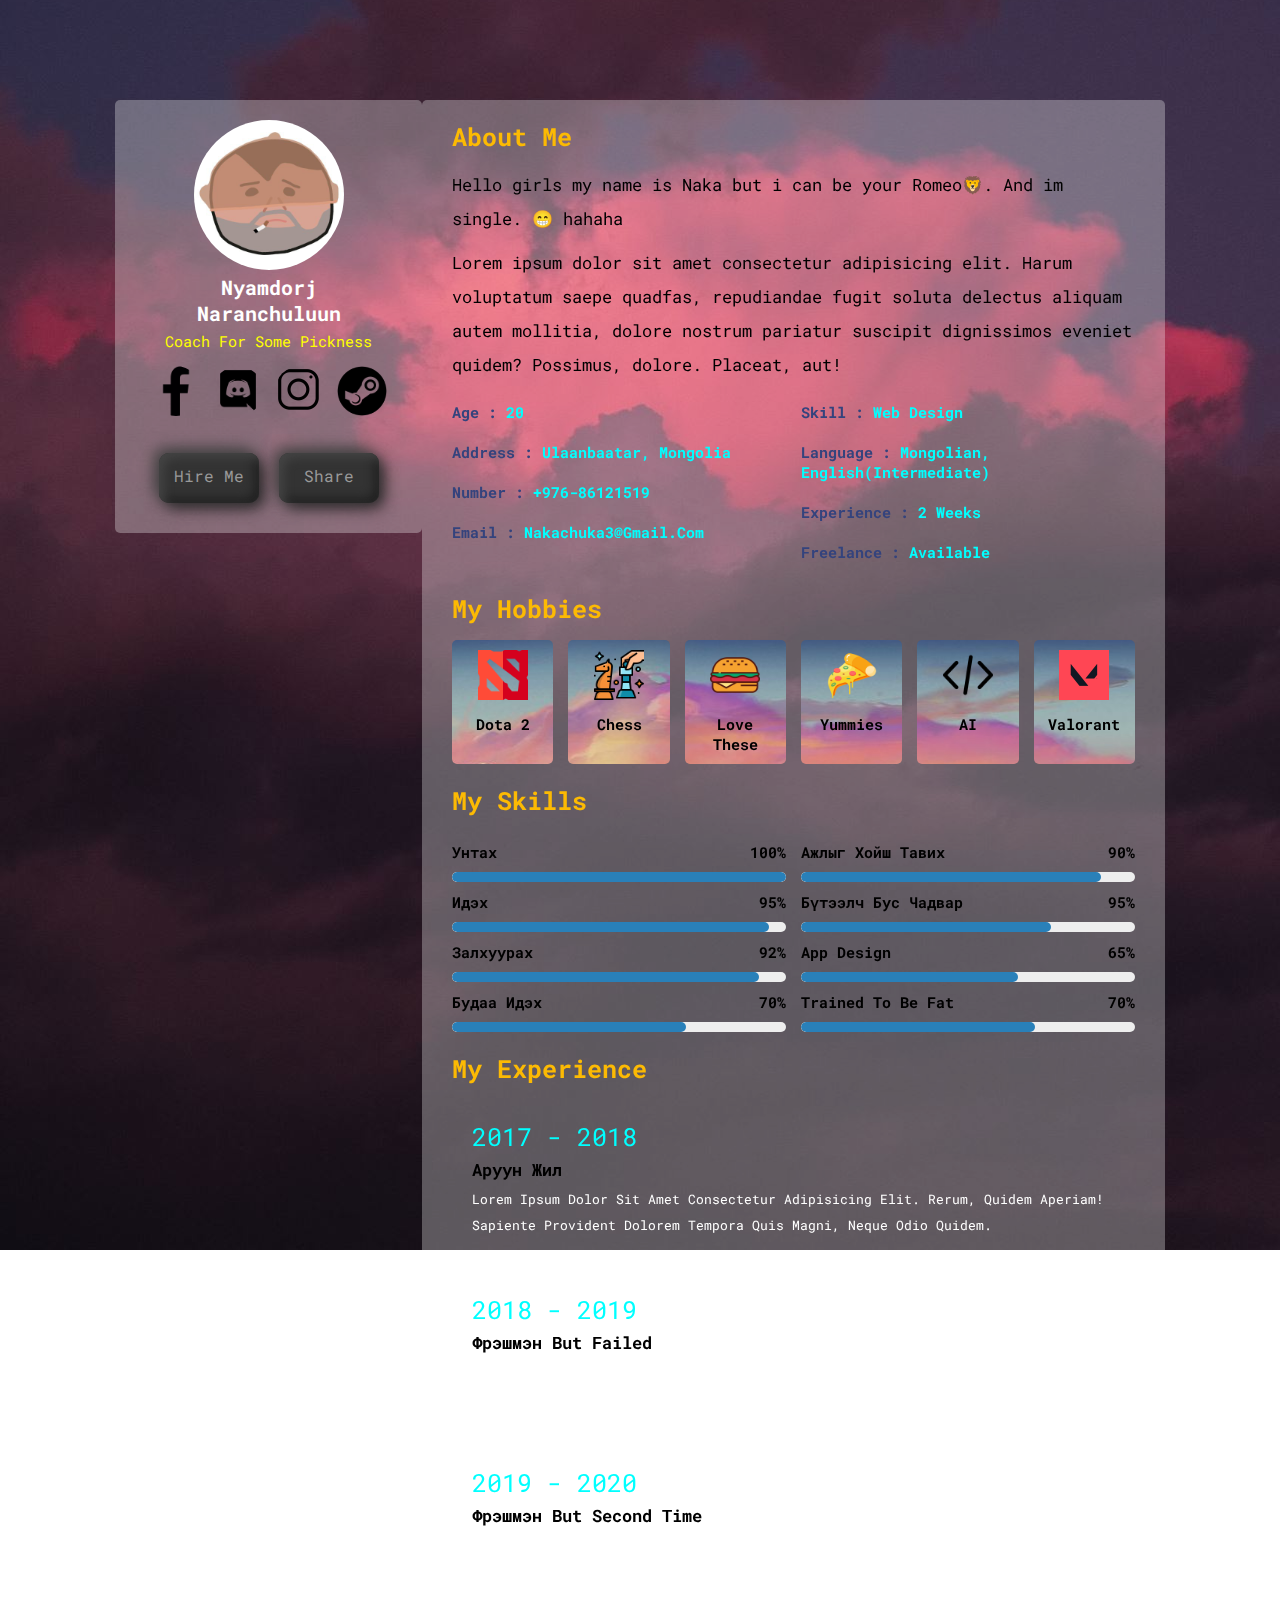
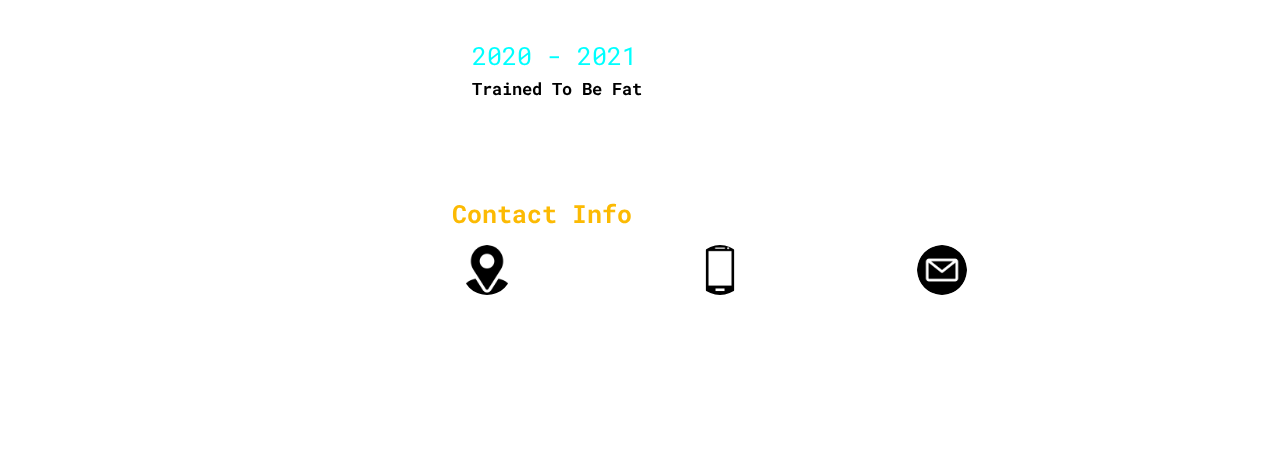
<file: index.html>
<!DOCTYPE html><html> <head> <meta name="viewport" content="width=device-width"/> <meta charSet="utf-8"/> <title>Resume</title> <link rel="icon" href="./sas.jpeg"/> <meta name="next-head-count" content="4"/> <link rel="preload" href="./_next/static/css/d7f61cc71a4acb13.css" as="style"/> <link rel="stylesheet" href="./_next/static/css/d7f61cc71a4acb13.css" data-n-g=""/> <noscript data-n-css=""></noscript> <script defer="" nomodule="" src="./_next/static/chunks/polyfills-5cd94c89d3acac5f.js"></script><script src="./_next/static/chunks/webpack-69bfa6990bb9e155.js" defer=""></script><script src="./_next/static/chunks/framework-e70c6273bfe3f237.js" defer=""></script><script src="./_next/static/chunks/main-01df828e572375b9.js" defer=""></script><script src="./_next/static/chunks/pages/_app-9cd1d19dd7237c4c.js" defer=""></script><script src="./_next/static/chunks/pages/index-826e06124d82f5be.js" defer=""></script><script src="./_next/static/pfPhtodWeeghvedjYRQ5j/_buildManifest.js" defer=""></script><script src="./_next/static/pfPhtodWeeghvedjYRQ5j/_ssgManifest.js" defer=""></script><script src="./_next/static/pfPhtodWeeghvedjYRQ5j/_middlewareManifest.js" defer=""></script> <style> @import url('https://fonts.googleapis.com/css2?family=Poppins:wght@100;300;400;500;600&display=swap'); @import url('https://fonts.googleapis.com/css2?family=Press+Start+2P&family=Roboto:ital,wght@1,300&display=swap'); @import url('https://fonts.googleapis.com/css2?family=Roboto+Mono:ital@1&display=swap'); *{ background-attachment: fixed; font-family: 'Roboto Mono', monospace; margin:0; padding:0; box-sizing: border-box; outline: none; border:none; text-decoration: none; text-transform: capitalize; transition: all .2s linear; } html::-webkit-scrollbar{ width:10px; } html::-webkit-scrollbar-track{ background: #c44f6c; } html::-webkit-scrollbar-thumb{ background: rgba(90, 90, 90, 255); border-radius: 50px; opacity: 0.5; } .title{ font-size: 25px; color: #fcba03; margin-bottom: 15px; } .map{ background: url(/location.png); } .btn{ display: inline-block; padding-top: 5%; width: 100px; height: 50px; cursor: pointer; background: #333; margin: 10px; border: none; border-radius: 10px; box-shadow: -5px -5px 15px #444, 5px 5px 15px #222, inset 5px 5px 10px #444, inset -5px -5px 10px #222; color: #999; font-size: 16px; } .btn:hover{ box-shadow: -5px -5px 15px #444, 5px 5px 15px #222, inset 5px 5px 10px #222, inset -5px -5px 10px #444; font-size: 15px; transition: 500ms; } .container{ padding:100px 9%; background: linear-gradient(45deg, deeppink, #2980b9); background-image: url(/backg.jpeg); background-repeat: no-repeat; background-attachment: fixed; background-position: center; display: flex; } .information .profile:before { content: ""; position: absolute; background: inherit; z-index: -1; top: 0; left: 0; right: 0; bottom: 0; box-shadow: inset 0 0 200px rgba(255, 255, 255, 0.3); filter: blur(10px); margin: -20px; } .container .profile{ flex:1 1 400px; background: #fff; padding:20px 30px; text-align: center; position: sticky; top:20px; left:0; border-right:2px solid var(--black); align-self: flex-start; box-shadow: inset 0 0 0 3000px rgba(255,255,255,0.3); border-radius: 5px; z-index: 1; background: inherit; overflow: hidden; } .profile:before{ content: ‘’; width: 300px; height: 400px; background: inherit; position: absolute; left: -25px; right: 0; top: -25px; bottom: 0; box-shadow: inset 0 0 0 200px rgba(255,255,255,0.3); filter: blur(10px); } .container .profile img{ height: 150px; width: 150px; border-radius: 50%; } .container .profile .share img{ height: 50px; width: 50px; border-radius: 50%; } .container .profile h3{ color: #fff; font-size: 20px; } .container .profile p{ color: yellow; padding:5px 0; margin-bottom: 10px; font-size: 15px; } .container .profile .share{ margin:10px 0; } .container .profile .share a{ height: 50px; width: 50px; line-height: 50px; font-size: 20px; border-radius: 50%; text-decoration: none; } .container .information{ flex:1 1 1000px; background: #fff; padding:20px 30px; box-shadow: inset 0 0 0 3000px rgba(255,255,255,0.3); border-radius: 5px; z-index: 1; background: inherit; overflow: hidden; } .container .information .about p{ font-size: 17px; line-height: 2; padding-bottom: 10px; color: #000; text-transform: none; } .container .information .about .box-container{ display: flex; flex-wrap: wrap; gap:15px; } .container .information .about .box-container .box{ flex:1 1 250px; } .container .information .about .box-container .box h3{ font-size: 15px; padding:10px 0; color: cyan; } .container .information .about .box-container .box h3 span{ color: #34437d; } .container .information .services{ padding:20px 0; } .container .information .services .box-container{ display: flex; flex-wrap: wrap; gap:15px; } .container .information .services .box-container .box{ flex:1 1 17px; text-align: center; border-radius: 5px; padding: 10px; background-image: url(/ariin.jpeg); } .container .information .services .box-container .box img{ height: 50px; margin-bottom: 10px; } .container .information .services .box-container .box h3{ font-size: 15px; color: black; } .container .information .skills .box-container{ display: flex; flex-wrap: wrap; gap:15px; } .container .information .skills .box-container .box{ flex:1 1 300px; } .container .information .skills .box-container .box .progress h3{ padding: 10px 0; display: flex; justify-content: space-between; color: black; font-size: 15px; } .container .information .skills .box-container .box .progress h3 span{ color: black; } .container .information .skills .box-container .box .progress .bar{ overflow: hidden; border-radius: 50px; height: 10px; background: #eee; } .container .information .skills .box-container .box .progress .bar span{ background: #2980b9; height: 100%; display: block; border-radius: 50px; } .container .information .skills .box-container .box:first-child .progress:nth-child(1) .bar span{ width: 100%; } .container .information .skills .box-container .box:first-child .progress:nth-child(2) .bar span{ width: 95%; } .container .information .skills .box-container .box:first-child .progress:nth-child(3) .bar span{ width: 92%; } .container .information .skills .box-container .box:first-child .progress:nth-child(4) .bar span{ width: 70%; } .container .information .skills .box-container .box:last-child .progress:nth-child(1) .bar span{ width: 90%; } .container .information .skills .box-container .box:last-child .progress:nth-child(2) .bar span{ width: 75%; } .container .information .skills .box-container .box:last-child .progress:nth-child(3) .bar span{ width: 65%; } .container .information .skills .box-container .box:last-child .progress:nth-child(4) .bar span{ width: 70%; } .container .information .experience{ margin:20px 0; justify-content: space-around; } .container .information .experience .box-container{ display: flex; flex-wrap: wrap; gap:15px; } .container .information .experience .box-container .box{ padding:20px; border-radius: 5px; flex:1 1 350px; } .container .information .experience .box-container .box span{ color: cyan; font-size: 25px; } .container .information .experience .box-container .box h3{ color:var(--black); font-size: 17px; padding:5px 0; } .container .information .experience .box-container .box p{ color: white; line-height: 2; font-size: 13px; } .container .information .contact .box-container{ display: flex; flex-wrap: wrap; gap:15px; } .info img{ width: 50px; height: 50px; border-radius: 50%; } .container .information .contact .box-container .box{ flex: 1 1 200px; display: flex; align-self: flex-start; gap:10px; } .container .information .contact .box-container .box div.map::before{ background-image: url(/email.png); height: 40px; width: 40px; line-height: 40px; font-size: 15px; border-radius: 50%; color: #fff; text-align: center; } .container .information .contact .box-container .box h3{ font-size: 17px; color: black; padding-bottom: 5px; } .container .information .contact .box-container .box p{ font-size: 14px; color: white; line-height: 2; } @media (max-width:1200px) { .container{ flex-flow: column; padding:20px; justify-content: center; } .container .profile{ position: static; border-radius: 5px; box-shadow: inset 0 0 0 3000px rgba(255,255,255,0.3); padding:20px; border-right: none; margin:0 auto; margin-bottom: 15px; } .container .information{ border-radius: 5px; box-shadow: inset 0 0 0 3000px rgba(255,255,255,0.3); padding:20px; } } @media (max-width:450px){ .container .profile{ width: 100%; } .container .profile .btn{ width: 100%; } .container .information .experience .box-container .box p{ font-size: 12px; } } .btn:focus { outline: none; } .red:hover { color: #f07171; text-shadow: 0px 0px 10px #f07171; } .green:hover { color: #93f071; text-shadow: 0px 0px 10px #93f071; } .blue:hover { color: #71b7f0; text-shadow: 0px 0px 10px #71b7f0; } .purple:hover { color: #b971f0; text-shadow: 0px 0px 10px #b971f0; } </style> </head> <body> <div id="__next" data-reactroot=""> <div class="body1"> <main class="body2"> <div class="container"> <div class="profile"> <img src="./profilep.jpeg" alt="nuur zurag"/> <h3>Nyamdorj Naranchuluun</h3> <p>Coach for some pickness</p> <div class="share"><a href="https://www.fb.com/naka1126"> <img src="facebook.png"/></a><a href="https://www.discordapp.com/users/naka#2347"> <img src="discord.png"/></a><a href="https://www.instagram.com/ynjuurin"> <img src="instagram.png"/></a><a href="https://steamcommunity.com/profiles/76561198968566047/"> <img src="steam.png"/></a></div> <div class="buttons"><a class="btn button red" href="mailto:nakachuka3@gmail.com">hire me</a><a class="btn button red" type="button" role="button" title="Share on facebook" href="https://www.facebook.com/sharer/sharer.php?u=https://faxkedrip.github.io/" target="_blank" rel="noopener">share<i class="fab fa-2x fa-facebook-square"></i></a></div> </div> <div class="information"> <div class="about"> <h3 class="title">about me</h3> <p>Hello girls my name is Naka but i can be your Romeo🦁. And im single. 😁 hahaha </p> <p>Lorem ipsum dolor sit amet consectetur adipisicing elit. Harum voluptatum saepe quadfas, repudiandae fugit soluta delectus aliquam autem mollitia, dolore nostrum pariatur suscipit dignissimos eveniet quidem? Possimus, dolore. Placeat, aut!</p> <div class="box-container"> <div class="box"> <h3> <span>age : </span> 20 </h3> <h3> <span> address : </span> Ulaanbaatar, Mongolia </h3> <h3> <span> number : </span> +976-86121519 </h3> <h3> <span> email : </span> nakachuka3@gmail.com </h3> </div> <div class="box"> <h3> <span> skill : </span> web design </h3> <h3> <span> language : </span> Mongolian, English(intermediate) </h3> <h3> <span> experience : </span> 2 weeks </h3> <h3> <span> freelance : </span> available </h3> </div> </div> </div> <div class="services"> <h3 class="title">my hobbies </h3> <div class="box-container"> <div class="box"> <img src="./dota-2.png" alt=""/> <h3>dota 2</h3> </div> <div class="box"> <img src="./chess.png" alt=""/> <h3>Chess</h3> </div> <div class="box"> <img src="./burger.png" alt=""/> <h3>Love these</h3> </div> <div class="box"> <img src="./pizza.png" alt=""/> <h3>yummies</h3> </div> <div class="box"> <img src="./coding.png" alt=""/> <h3>AI</h3> </div> <div class="box"> <img src="./valo.jpeg" alt=""/> <h3>valorant</h3> </div> </div> </div> <div class="skills"> <h3 class="title">my skills</h3> <div class="box-container"> <div class="box"> <div class="progress"> <h3>Унтах <span>100%</span></h3> <div class="bar"><span></span></div> </div> <div class="progress"> <h3>Идэх <span>95%</span></h3> <div class="bar"><span></span></div> </div> <div class="progress"> <h3>Залхуурах <span>92%</span></h3> <div class="bar"><span></span></div> </div> <div class="progress"> <h3>Будаа идэх <span>70%</span></h3> <div class="bar"><span></span></div> </div> </div> <div class="box"> <div class="progress"> <h3>Ажлыг хойш тавих <span>90%</span></h3> <div class="bar"><span></span></div> </div> <div class="progress"> <h3>Бүтээлч бус чадвар <span>95%</span></h3> <div class="bar"><span></span></div> </div> <div class="progress"> <h3>app design <span>65%</span></h3> <div class="bar"><span></span></div> </div> <div class="progress"> <h3>Trained to be fat<span>70%</span></h3> <div class="bar"><span></span></div> </div> </div> </div> </div> <div class="experience"> <h3 class="title">my experience</h3> <div class="box-container"> <div class="box"> <span>2017 - 2018</span> <h3>Аруун жил</h3> <p>Lorem ipsum dolor sit amet consectetur adipisicing elit. Rerum, quidem aperiam! Sapiente provident dolorem tempora quis magni, neque odio quidem.</p> </div> <div class="box"> <span>2018 - 2019</span> <h3>Фрэшмэн but failed</h3> <p>Lorem ipsum dolor sit amet consectetur adipisicing elit. Rerum, quidem aperiam! Sapiente provident dolorem tempora quis magni, neque odio quidem.</p> </div> <div class="box"> <span>2019 - 2020</span> <h3>Фрэшмэн but second time</h3> <p>Lorem ipsum dolor sit amet consectetur adipisicing elit. Rerum, quidem aperiam! Sapiente provident dolorem tempora quis magni, neque odio quidem.</p> </div> <div class="box"> <span>2020 - 2021</span> <h3>Trained to be fat</h3> <p>Lorem ipsum dolor sit amet consectetur adipisicing elit. Rerum, quidem aperiam! Sapiente provident dolorem tempora quis magni, neque odio quidem.</p> </div> </div> </div> <div class="contact"> <h3 class="title">contact info</h3> <div class="box-container"> <div class="box"> <div class="map"></div> <div class="info"> <img src="./location.png"/> <p>Ulaanbaatar, Mongolia - 14200</p> </div> </div> <div class="box"> <div class="utas"></div> <div class="info"> <img src="./smartphone.png"/> <p>+976-86121519</p> </div> </div> <div class="box"> <div class="info"> <img src="./email.png"/> <p>nakachuka3@gmail.com</p> <p>nakachuka3@icloud.com</p> </div> </div> </div> </div> </div> </div> </main> </div> </div> <script id="__NEXT_DATA__" type="application/json">{"props":{"pageProps":{}},"page":"/","query":{},"buildId":"pfPhtodWeeghvedjYRQ5j","nextExport":true,"autoExport":true,"isFallback":false,"scriptLoader":[]}</script> </body></html>
</file>
<file: _next/static/css/d7f61cc71a4acb13.css>
@import url("https://fonts.googleapis.com/css2?family=Poppins:wght@100;300;400;500;600&display=swap");@import url("https://fonts.googleapis.com/css2?family=Press+Start+2P&family=Roboto:ital,wght@1,300&display=swap");@import url("https://fonts.googleapis.com/css2?family=Roboto+Mono:ital@1&display=swap");*{background-attachment:fixed;font-family:Roboto Mono,monospace;margin:0;padding:0;box-sizing:border-box;outline:none;border:none;text-decoration:none;text-transform:capitalize;transition:all .2s linear}html::-webkit-scrollbar{width:10px}html::-webkit-scrollbar-track{background:#c44f6c}html::-webkit-scrollbar-thumb{background:#5a5a5a;border-radius:50px;opacity:.5}.title{font-size:25px;color:#fcba03;margin-bottom:15px}.map{background:url(/location.png)}.btn{display:inline-block;padding-top:5%;width:100px;height:50px;cursor:pointer;background:#333;margin:10px;border:none;border-radius:10px;box-shadow:-5px -5px 15px #444,5px 5px 15px #222,inset 5px 5px 10px #444,inset -5px -5px 10px #222;color:#999;font-size:16px}.btn:hover{box-shadow:-5px -5px 15px #444,5px 5px 15px #222,inset 5px 5px 10px #222,inset -5px -5px 10px #444;font-size:15px;transition:.5s}.container{padding:100px 9%;background:linear-gradient(45deg,#ff1493,#2980b9);background-image:url(/backg.jpeg);background-repeat:no-repeat;background-attachment:fixed;background-position:50%;display:flex}.information .profile:before{content:"";position:absolute;background:inherit;z-index:-1;top:0;left:0;right:0;bottom:0;box-shadow:inset 0 0 200px hsla(0,0%,100%,.3);filter:blur(10px);margin:-20px}.container .profile{flex:1 1 400px;background:#fff;padding:20px 30px;text-align:center;position:-webkit-sticky;position:sticky;top:20px;left:0;border-right:2px solid var(--black);align-self:flex-start;box-shadow:inset 0 0 0 3000px rgba(255,255,255,.3);border-radius:5px;z-index:1;background:inherit;overflow:hidden}.profile:before{content:‘’;width:300px;height:400px;background:inherit;position:absolute;left:-25px;right:0;top:-25px;bottom:0;box-shadow:inset 0 0 0 200px rgba(255,255,255,.3);filter:blur(10px)}.container .profile img{height:150px;width:150px;border-radius:50%}.container .profile .share img{height:50px;width:50px;border-radius:50%}.container .profile h3{color:#fff;font-size:20px}.container .profile p{color:#ff0;padding:5px 0;margin-bottom:10px;font-size:15px}.container .profile .share{margin:10px 0}.container .profile .share a{height:50px;width:50px;line-height:50px;font-size:20px;border-radius:50%;text-decoration:none}.container .information{flex:1 1 1000px;background:#fff;padding:20px 30px;box-shadow:inset 0 0 0 3000px rgba(255,255,255,.3);border-radius:5px;z-index:1;background:inherit;overflow:hidden}.container .information .about p{font-size:17px;line-height:2;padding-bottom:10px;color:#000;text-transform:none}.container .information .about .box-container{display:flex;flex-wrap:wrap;grid-gap:15px;gap:15px}.container .information .about .box-container .box{flex:1 1 250px}.container .information .about .box-container .box h3{font-size:15px;padding:10px 0;color:cyan}.container .information .about .box-container .box h3 span{color:#34437d}.container .information .services{padding:20px 0}.container .information .services .box-container{display:flex;flex-wrap:wrap;grid-gap:15px;gap:15px}.container .information .services .box-container .box{flex:1 1 17px;text-align:center;border-radius:5px;padding:10px;background-image:url(/ariin.jpeg)}.container .information .services .box-container .box img{height:50px;margin-bottom:10px}.container .information .services .box-container .box h3{font-size:15px;color:#000}.container .information .skills .box-container{display:flex;flex-wrap:wrap;grid-gap:15px;gap:15px}.container .information .skills .box-container .box{flex:1 1 300px}.container .information .skills .box-container .box .progress h3{padding:10px 0;display:flex;justify-content:space-between;color:#000;font-size:15px}.container .information .skills .box-container .box .progress h3 span{color:#000}.container .information .skills .box-container .box .progress .bar{overflow:hidden;border-radius:50px;height:10px;background:#eee}.container .information .skills .box-container .box .progress .bar span{background:#2980b9;height:100%;display:block;border-radius:50px}.container .information .skills .box-container .box:first-child .progress:first-child .bar span{width:100%}.container .information .skills .box-container .box:first-child .progress:nth-child(2) .bar span{width:95%}.container .information .skills .box-container .box:first-child .progress:nth-child(3) .bar span{width:92%}.container .information .skills .box-container .box:first-child .progress:nth-child(4) .bar span{width:70%}.container .information .skills .box-container .box:last-child .progress:first-child .bar span{width:90%}.container .information .skills .box-container .box:last-child .progress:nth-child(2) .bar span{width:75%}.container .information .skills .box-container .box:last-child .progress:nth-child(3) .bar span{width:65%}.container .information .skills .box-container .box:last-child .progress:nth-child(4) .bar span{width:70%}.container .information .experience{margin:20px 0;justify-content:space-around}.container .information .experience .box-container{display:flex;flex-wrap:wrap;grid-gap:15px;gap:15px}.container .information .experience .box-container .box{padding:20px;border-radius:5px;flex:1 1 350px}.container .information .experience .box-container .box span{color:cyan;font-size:25px}.container .information .experience .box-container .box h3{color:var(--black);font-size:17px;padding:5px 0}.container .information .experience .box-container .box p{color:#fff;line-height:2;font-size:13px}.container .information .contact .box-container{display:flex;flex-wrap:wrap;grid-gap:15px;gap:15px}.info img{width:50px;height:50px;border-radius:50%}.container .information .contact .box-container .box{flex:1 1 200px;display:flex;align-self:flex-start;grid-gap:10px;gap:10px}.container .information .contact .box-container .box div.map:before{background-image:url(/email.png);height:40px;width:40px;line-height:40px;font-size:15px;border-radius:50%;color:#fff;text-align:center}.container .information .contact .box-container .box h3{font-size:17px;color:#000;padding-bottom:5px}.container .information .contact .box-container .box p{font-size:14px;color:#fff;line-height:2}@media (max-width:1200px){.container{flex-flow:column;padding:20px;justify-content:center}.container .profile{position:static;border-right:none;margin:0 auto 15px}.container .information,.container .profile{border-radius:5px;box-shadow:inset 0 0 0 3000px rgba(255,255,255,.3);padding:20px}}@media (max-width:450px){.container .profile,.container .profile .btn{width:100%}.container .information .experience .box-container .box p{font-size:12px}}.btn:focus{outline:none}.red:hover{color:#f07171;text-shadow:0 0 10px #f07171}.green:hover{color:#93f071;text-shadow:0 0 10px #93f071}.blue:hover{color:#71b7f0;text-shadow:0 0 10px #71b7f0}.purple:hover{color:#b971f0;text-shadow:0 0 10px #b971f0}
</file>
